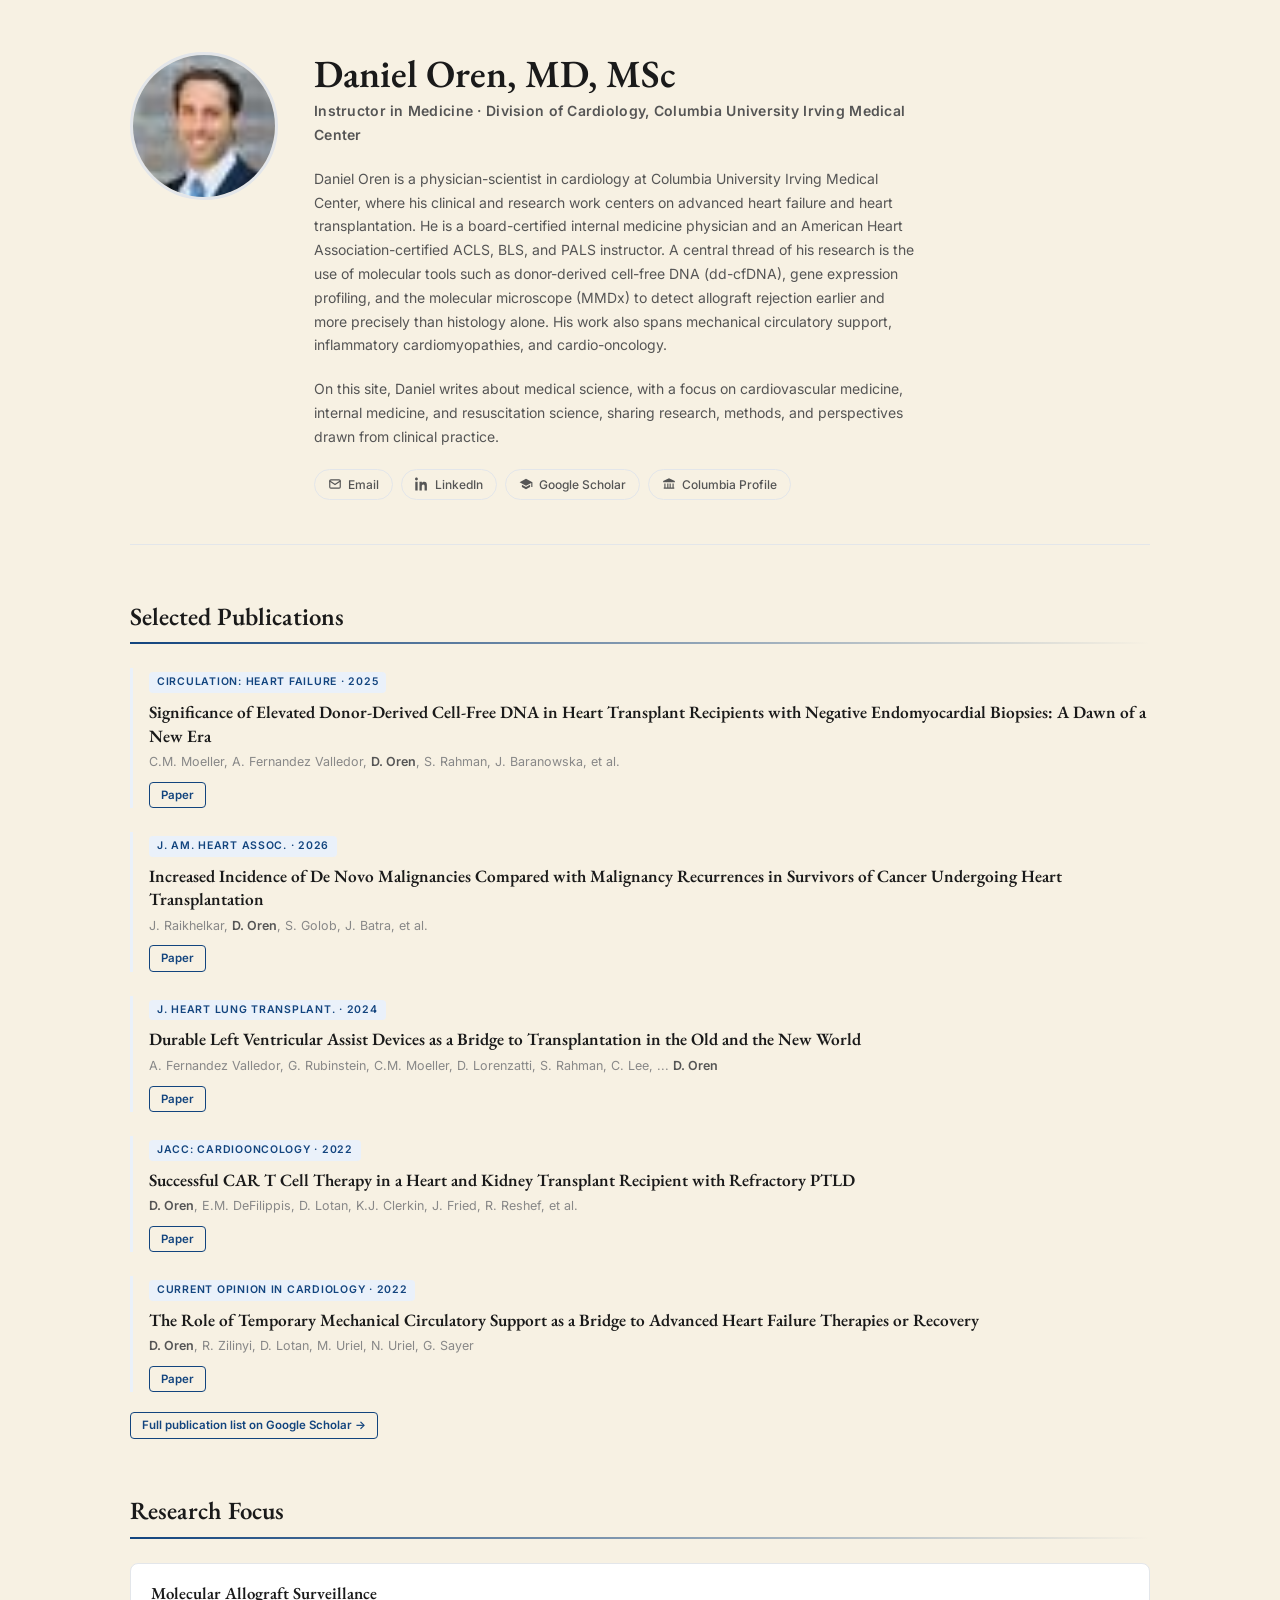
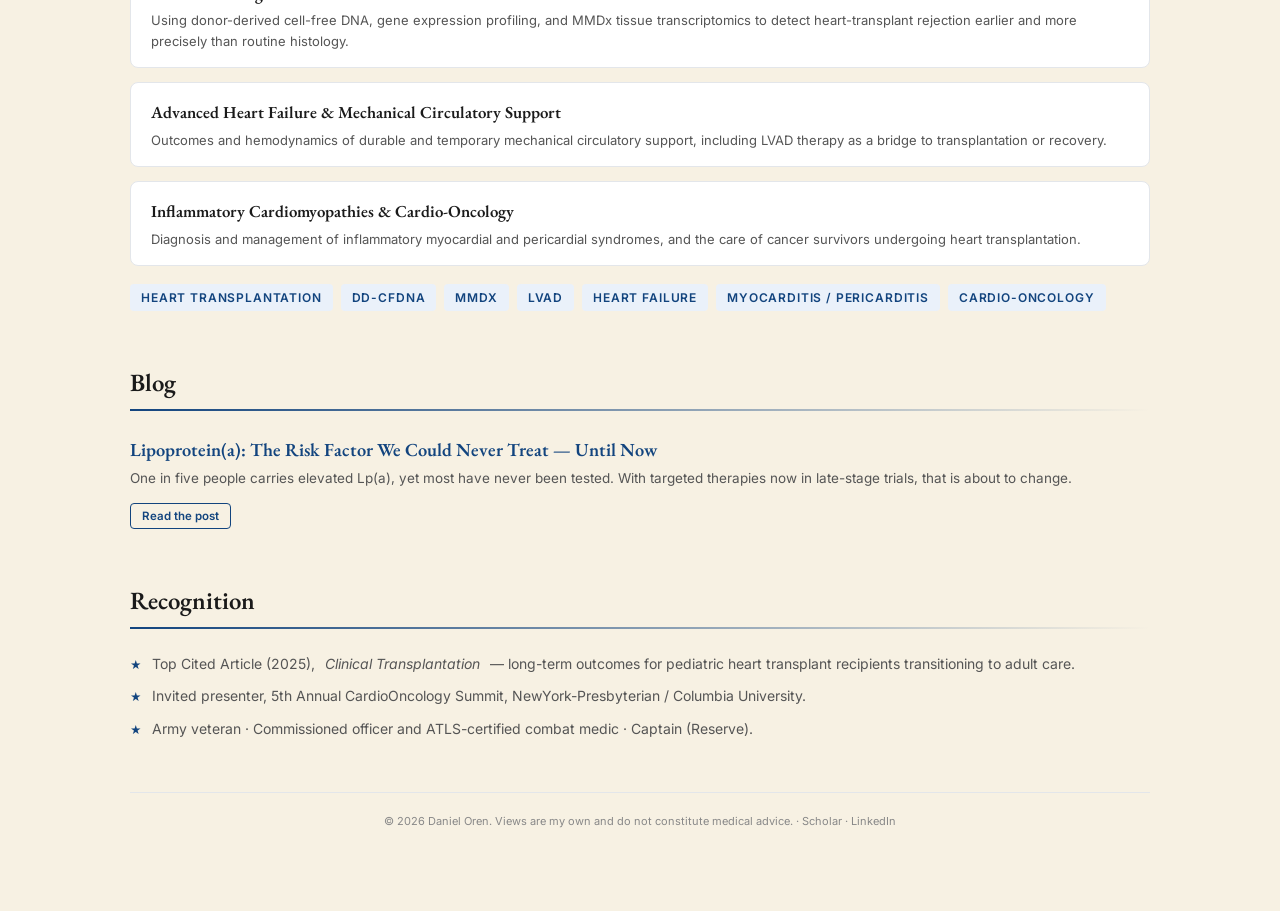
<file: index.html>
<!doctype html>
<html lang="en">
<head>
<meta charset="UTF-8">
<meta name="viewport" content="width=device-width, initial-scale=1">
<title>Daniel Oren, MD</title>
<meta name="description" content="Daniel Oren, MD — physician-scientist in cardiology at Columbia University Irving Medical Center. Advanced heart failure, heart transplantation, and molecular diagnostics. Publications and writing.">

<meta property="og:type" content="profile">
<meta property="og:title" content="Daniel Oren, MD">
<meta property="og:description" content="Physician-scientist in cardiology at Columbia University Irving Medical Center — advanced heart failure, heart transplantation, molecular diagnostics.">
<meta property="og:url" content="https://danielorenMD.github.io/">
<meta property="og:image" content="https://danielorenMD.github.io/assets/daniel-oren.jpg">
<meta property="og:image:alt" content="Daniel Oren, MD">
<meta name="twitter:card" content="summary_large_image">
<meta name="twitter:title" content="Daniel Oren, MD">
<meta name="twitter:image" content="https://danielorenMD.github.io/assets/daniel-oren.jpg">

<script type="application/ld+json">
{
  "@context": "https://schema.org",
  "@type": "Person",
  "name": "Daniel Oren",
  "url": "https://danielorenMD.github.io/",
  "image": "https://danielorenMD.github.io/assets/daniel-oren.jpg",
  "jobTitle": "Instructor in Medicine, Division of Cardiology",
  "affiliation": { "@type": "Organization", "name": "Columbia University Irving Medical Center" }
}
</script>

<link rel="icon" href="data:image/svg+xml,%3Csvg xmlns='http://www.w3.org/2000/svg' viewBox='0 0 24 24'%3E%3Crect width='24' height='24' rx='5' fill='%2312447e'/%3E%3Cpath d='M3 13h4l2-5 3 8 2-4h5' fill='none' stroke='white' stroke-width='1.8' stroke-linecap='round' stroke-linejoin='round'/%3E%3C/svg%3E">
<link href="https://fonts.googleapis.com/css2?family=EB+Garamond:ital,wght@0,400;0,600;1,400&family=Inter:wght@400;500;600&display=swap" rel="stylesheet">
<link rel="stylesheet" href="style.css">
</head>

<body>
<div class="page-wrapper">

  <!-- HEADER -->
  <header class="site-header">
    <div class="profile-photo">
      <img src="assets/daniel-oren.jpg?v=2" alt="Daniel Oren, MD">
    </div>
    <div class="profile-info">
      <h1>Daniel Oren, MD, MSc</h1>
      <p class="profile-subtitle">Instructor in Medicine &middot; Division of Cardiology, Columbia University Irving Medical Center</p>
      <p>
        Daniel Oren is a physician-scientist in cardiology at Columbia University Irving Medical Center, where his clinical and research work centers on advanced heart failure and heart transplantation. He is a board-certified internal medicine physician and an American Heart Association-certified ACLS, BLS, and PALS instructor. A central thread of his research is the use of molecular tools such as donor-derived cell-free DNA (dd-cfDNA), gene expression profiling, and the molecular microscope (MMDx) to detect allograft rejection earlier and more precisely than histology alone. His work also spans mechanical circulatory support, inflammatory cardiomyopathies, and cardio-oncology.
      </p>
      <p>
        On this site, Daniel writes about medical science, with a focus on cardiovascular medicine, internal medicine, and resuscitation science, sharing research, methods, and perspectives drawn from clinical practice.
      </p>
      <div class="social-links">
        <a href="mailto:danieloren19@gmail.com">
          <svg viewBox="0 0 24 24" fill="none" stroke="currentColor" stroke-width="2" stroke-linecap="round" stroke-linejoin="round"><rect x="3" y="5" width="18" height="14" rx="2"/><path d="m3 7 9 6 9-6"/></svg>
          Email
        </a>
        <a href="https://www.linkedin.com/in/daniel-oren-0b5b98172/" target="_blank" rel="noopener">
          <svg viewBox="0 0 24 24" fill="currentColor"><path d="M4.98 3.5C4.98 4.88 3.87 6 2.5 6S0 4.88 0 3.5 1.12 1 2.5 1s2.48 1.12 2.48 2.5zM.5 8h4V23h-4V8zm7.5 0h3.8v2.05h.05c.53-1 1.83-2.05 3.77-2.05 4.03 0 4.78 2.65 4.78 6.1V23h-4v-6.6c0-1.57-.03-3.6-2.2-3.6-2.2 0-2.54 1.72-2.54 3.49V23h-4V8z"/></svg>
          LinkedIn
        </a>
        <a href="https://scholar.google.com/citations?user=en6h8AIAAAAJ" target="_blank" rel="noopener">
          <svg viewBox="0 0 24 24" fill="currentColor"><path d="M12 3 1 9l11 6 9-4.91V17h2V9L12 3zM5 13.18v3.82L12 21l7-3.82v-3.82L12 17l-7-3.82z"/></svg>
          Google Scholar
        </a>
        <a href="https://www.columbiacardiology.org/profile/daniel-oren-md" target="_blank" rel="noopener">
          <svg viewBox="0 0 24 24" fill="currentColor"><path d="M12 2 2 7v2h20V7L12 2zM4 11v7H3v2h18v-2h-1v-7h-2v7h-3v-7h-2v7h-2v-7H9v7H6v-7H4z"/></svg>
          Columbia Profile
        </a>
      </div>
    </div>
  </header>

  <!-- PUBLICATIONS -->
  <section class="section" id="publications">
    <h2 class="section-title">Selected Publications</h2>
    <hr class="section-rule">
    <div class="pub-list">

      <div class="pub-card">
        <span class="tag">Circulation: Heart Failure &middot; 2025</span>
        <h3 class="pub-title">Significance of Elevated Donor-Derived Cell-Free DNA in Heart Transplant Recipients with Negative Endomyocardial Biopsies: A Dawn of a New Era</h3>
        <p class="pub-authors">C.M. Moeller, A. Fernandez Valledor, <b>D. Oren</b>, S. Rahman, J. Baranowska, et al.</p>
        <div class="link-row">
          <a class="link-btn" href="https://www.ahajournals.org/doi/10.1161/CIRCHEARTFAILURE.125.012787" target="_blank" rel="noopener">Paper</a>
        </div>
      </div>

      <div class="pub-card">
        <span class="tag">J. Am. Heart Assoc. &middot; 2026</span>
        <h3 class="pub-title">Increased Incidence of De Novo Malignancies Compared with Malignancy Recurrences in Survivors of Cancer Undergoing Heart Transplantation</h3>
        <p class="pub-authors">J. Raikhelkar, <b>D. Oren</b>, S. Golob, J. Batra, et al.</p>
        <div class="link-row">
          <a class="link-btn" href="https://www.ahajournals.org/doi/10.1161/JAHA.125.042779" target="_blank" rel="noopener">Paper</a>
        </div>
      </div>

      <div class="pub-card">
        <span class="tag">J. Heart Lung Transplant. &middot; 2024</span>
        <h3 class="pub-title">Durable Left Ventricular Assist Devices as a Bridge to Transplantation in the Old and the New World</h3>
        <p class="pub-authors">A. Fernandez Valledor, G. Rubinstein, C.M. Moeller, D. Lorenzatti, S. Rahman, C. Lee, ... <b>D. Oren</b></p>
        <div class="link-row">
          <a class="link-btn" href="https://www.jhltonline.org/article/S1053-2498(24)00038-X/abstract" target="_blank" rel="noopener">Paper</a>
        </div>
      </div>

      <div class="pub-card">
        <span class="tag">JACC: CardioOncology &middot; 2022</span>
        <h3 class="pub-title">Successful CAR T Cell Therapy in a Heart and Kidney Transplant Recipient with Refractory PTLD</h3>
        <p class="pub-authors"><b>D. Oren</b>, E.M. DeFilippis, D. Lotan, K.J. Clerkin, J. Fried, R. Reshef, et al.</p>
        <div class="link-row">
          <a class="link-btn" href="https://www.jacc.org/doi/10.1016/j.jaccao.2022.09.002" target="_blank" rel="noopener">Paper</a>
        </div>
      </div>

      <div class="pub-card">
        <span class="tag">Current Opinion in Cardiology &middot; 2022</span>
        <h3 class="pub-title">The Role of Temporary Mechanical Circulatory Support as a Bridge to Advanced Heart Failure Therapies or Recovery</h3>
        <p class="pub-authors"><b>D. Oren</b>, R. Zilinyi, D. Lotan, M. Uriel, N. Uriel, G. Sayer</p>
        <div class="link-row">
          <a class="link-btn" href="https://pubmed.ncbi.nlm.nih.gov/35766587/" target="_blank" rel="noopener">Paper</a>
        </div>
      </div>

    </div>
    <div class="link-row" style="margin-top:20px;">
      <a class="link-btn" href="https://scholar.google.com/citations?user=en6h8AIAAAAJ" target="_blank" rel="noopener">Full publication list on Google Scholar &rarr;</a>
    </div>
  </section>

  <!-- RESEARCH -->
  <section class="section" id="research">
    <h2 class="section-title">Research Focus</h2>
    <hr class="section-rule">
    <div class="theme-list">
      <div class="theme-card">
        <h3 class="theme-title">Molecular Allograft Surveillance</h3>
        <p class="theme-desc">Using donor-derived cell-free DNA, gene expression profiling, and MMDx tissue transcriptomics to detect heart-transplant rejection earlier and more precisely than routine histology.</p>
      </div>
      <div class="theme-card">
        <h3 class="theme-title">Advanced Heart Failure &amp; Mechanical Circulatory Support</h3>
        <p class="theme-desc">Outcomes and hemodynamics of durable and temporary mechanical circulatory support, including LVAD therapy as a bridge to transplantation or recovery.</p>
      </div>
      <div class="theme-card">
        <h3 class="theme-title">Inflammatory Cardiomyopathies &amp; Cardio-Oncology</h3>
        <p class="theme-desc">Diagnosis and management of inflammatory myocardial and pericardial syndromes, and the care of cancer survivors undergoing heart transplantation.</p>
      </div>
    </div>
    <div class="tag-cloud" style="margin-top:18px;">
      <span class="tag">Heart transplantation</span>
      <span class="tag">dd-cfDNA</span>
      <span class="tag">MMDx</span>
      <span class="tag">LVAD</span>
      <span class="tag">Heart failure</span>
      <span class="tag">Myocarditis / pericarditis</span>
      <span class="tag">Cardio-oncology</span>
    </div>
  </section>

  <!-- BLOG -->
  <section class="section" id="blog">
    <h2 class="section-title">Blog</h2>
    <hr class="section-rule">
    <h3 class="blog-title">
      <a href="posts/2026-07-22-lipoprotein-a.html">Lipoprotein(a): The Risk Factor We Could Never Treat &mdash; Until Now</a>
    </h3>
    <p class="blog-desc">
      One in five people carries elevated Lp(a), yet most have never been tested. With targeted therapies now in late-stage trials, that is about to change.
    </p>
    <div class="link-row">
      <a class="link-btn" href="posts/2026-07-22-lipoprotein-a.html">Read the post</a>
    </div>
  </section>

  <!-- RECOGNITION -->
  <section class="section" id="recognition">
    <h2 class="section-title">Recognition</h2>
    <hr class="section-rule">
    <ul class="awards-list">
      <li>Top Cited Article (2025), <em>Clinical Transplantation</em> &mdash; long-term outcomes for pediatric heart transplant recipients transitioning to adult care.</li>
      <li>Invited presenter, 5th Annual CardioOncology Summit, NewYork-Presbyterian / Columbia University.</li>
      <li>Army veteran &middot; Commissioned officer and ATLS-certified combat medic &middot; Captain (Reserve).</li>
    </ul>
  </section>

  <footer class="site-footer">
    <p>&copy; 2026 Daniel Oren. Views are my own and do not constitute medical advice. &middot;
      <a href="https://scholar.google.com/citations?user=en6h8AIAAAAJ" target="_blank" rel="noopener">Scholar</a> &middot;
      <a href="https://www.linkedin.com/in/daniel-oren-0b5b98172/" target="_blank" rel="noopener">LinkedIn</a>
    </p>
  </footer>

</div>
</body>
</html>
</file>
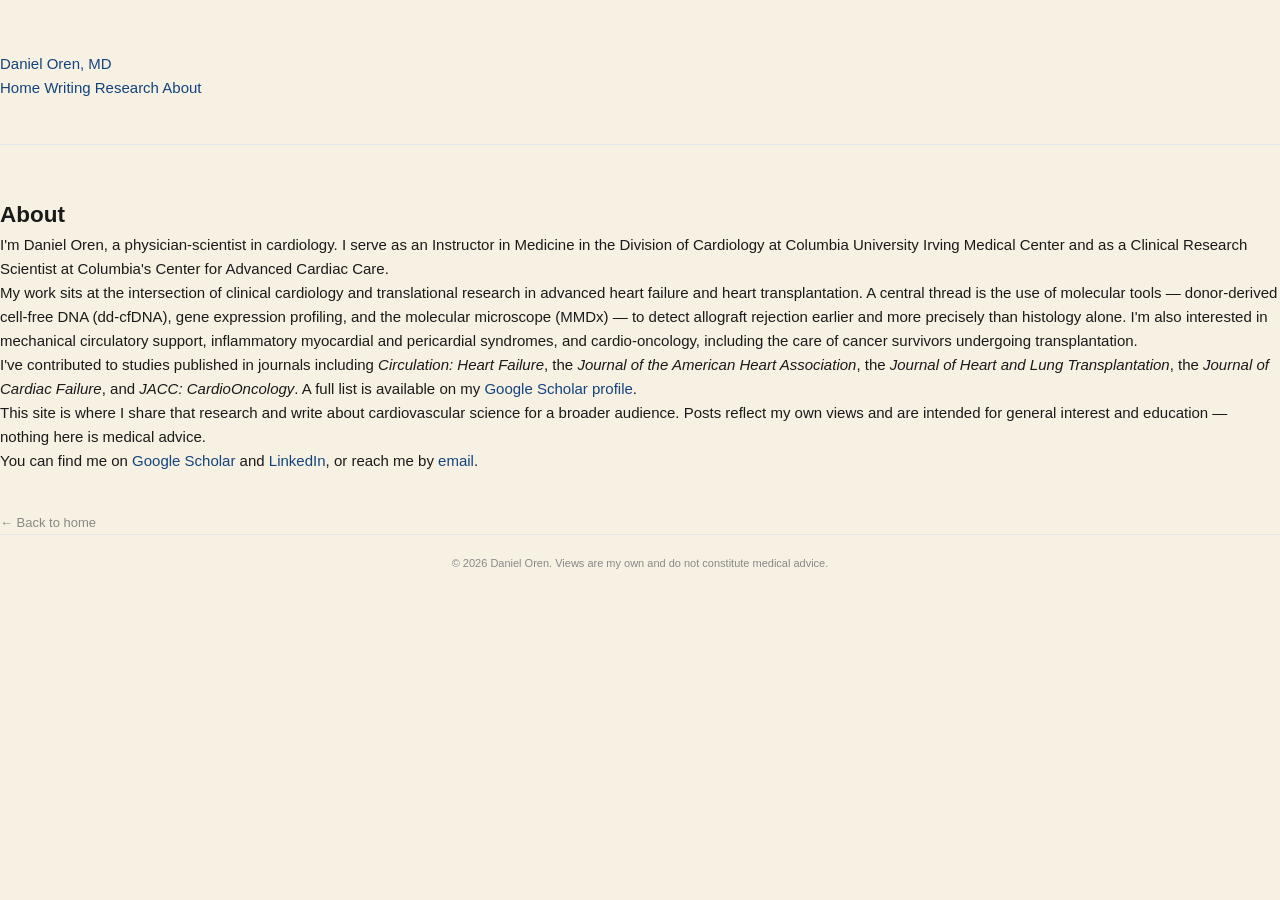
<file: about.html>
<!DOCTYPE html>
<html lang="en">
<head>
  <meta charset="UTF-8">
  <meta name="viewport" content="width=device-width, initial-scale=1.0">
  <title>About — Daniel Oren, MD</title>
  <meta name="description" content="About Daniel Oren, MD — physician-scientist in cardiology at Columbia University Irving Medical Center.">
  <link rel="stylesheet" href="style.css">
</head>
<body>

  <header class="site-header">
    <div class="header-inner">
      <div class="site-title"><a href="index.html">Daniel Oren, MD</a></div>
      <nav class="site-nav">
        <a href="index.html">Home</a>
        <a href="index.html#writing">Writing</a>
        <a href="index.html#research">Research</a>
        <a href="about.html">About</a>
      </nav>
    </div>
  </header>

  <div class="container">
    <section class="hero" style="border-top:none;">
      <h1>About</h1>
    </section>

    <section class="about-body" style="border-bottom:none;">
      <p>I'm Daniel Oren, a physician-scientist in cardiology. I serve as an Instructor in Medicine in the Division of Cardiology at Columbia University Irving Medical Center and as a Clinical Research Scientist at Columbia's Center for Advanced Cardiac Care.</p>

      <p>My work sits at the intersection of clinical cardiology and translational research in advanced heart failure and heart transplantation. A central thread is the use of molecular tools — donor-derived cell-free DNA (dd-cfDNA), gene expression profiling, and the molecular microscope (MMDx) — to detect allograft rejection earlier and more precisely than histology alone. I'm also interested in mechanical circulatory support, inflammatory myocardial and pericardial syndromes, and cardio-oncology, including the care of cancer survivors undergoing transplantation.</p>

      <p>I've contributed to studies published in journals including <em>Circulation: Heart Failure</em>, the <em>Journal of the American Heart Association</em>, the <em>Journal of Heart and Lung Transplantation</em>, the <em>Journal of Cardiac Failure</em>, and <em>JACC: CardioOncology</em>. A full list is available on my <a href="https://scholar.google.com/citations?user=en6h8AIAAAAJ" target="_blank" rel="noopener">Google Scholar profile</a>.</p>

      <p>This site is where I share that research and write about cardiovascular science for a broader audience. Posts reflect my own views and are intended for general interest and education — nothing here is medical advice.</p>

      <p>You can find me on <a href="https://scholar.google.com/citations?user=en6h8AIAAAAJ" target="_blank" rel="noopener">Google Scholar</a> and <a href="https://www.linkedin.com/in/daniel-oren-0b5b98172/" target="_blank" rel="noopener">LinkedIn</a>, or reach me by <a href="mailto:danieloren19@gmail.com">email</a>.</p>

      <a class="back-link" href="index.html">&larr; Back to home</a>
    </section>
  </div>

  <div class="container">
    <footer class="site-footer">
      <p>&copy; 2026 Daniel Oren. Views are my own and do not constitute medical advice.</p>
    </footer>
  </div>

</body>
</html>
</file>
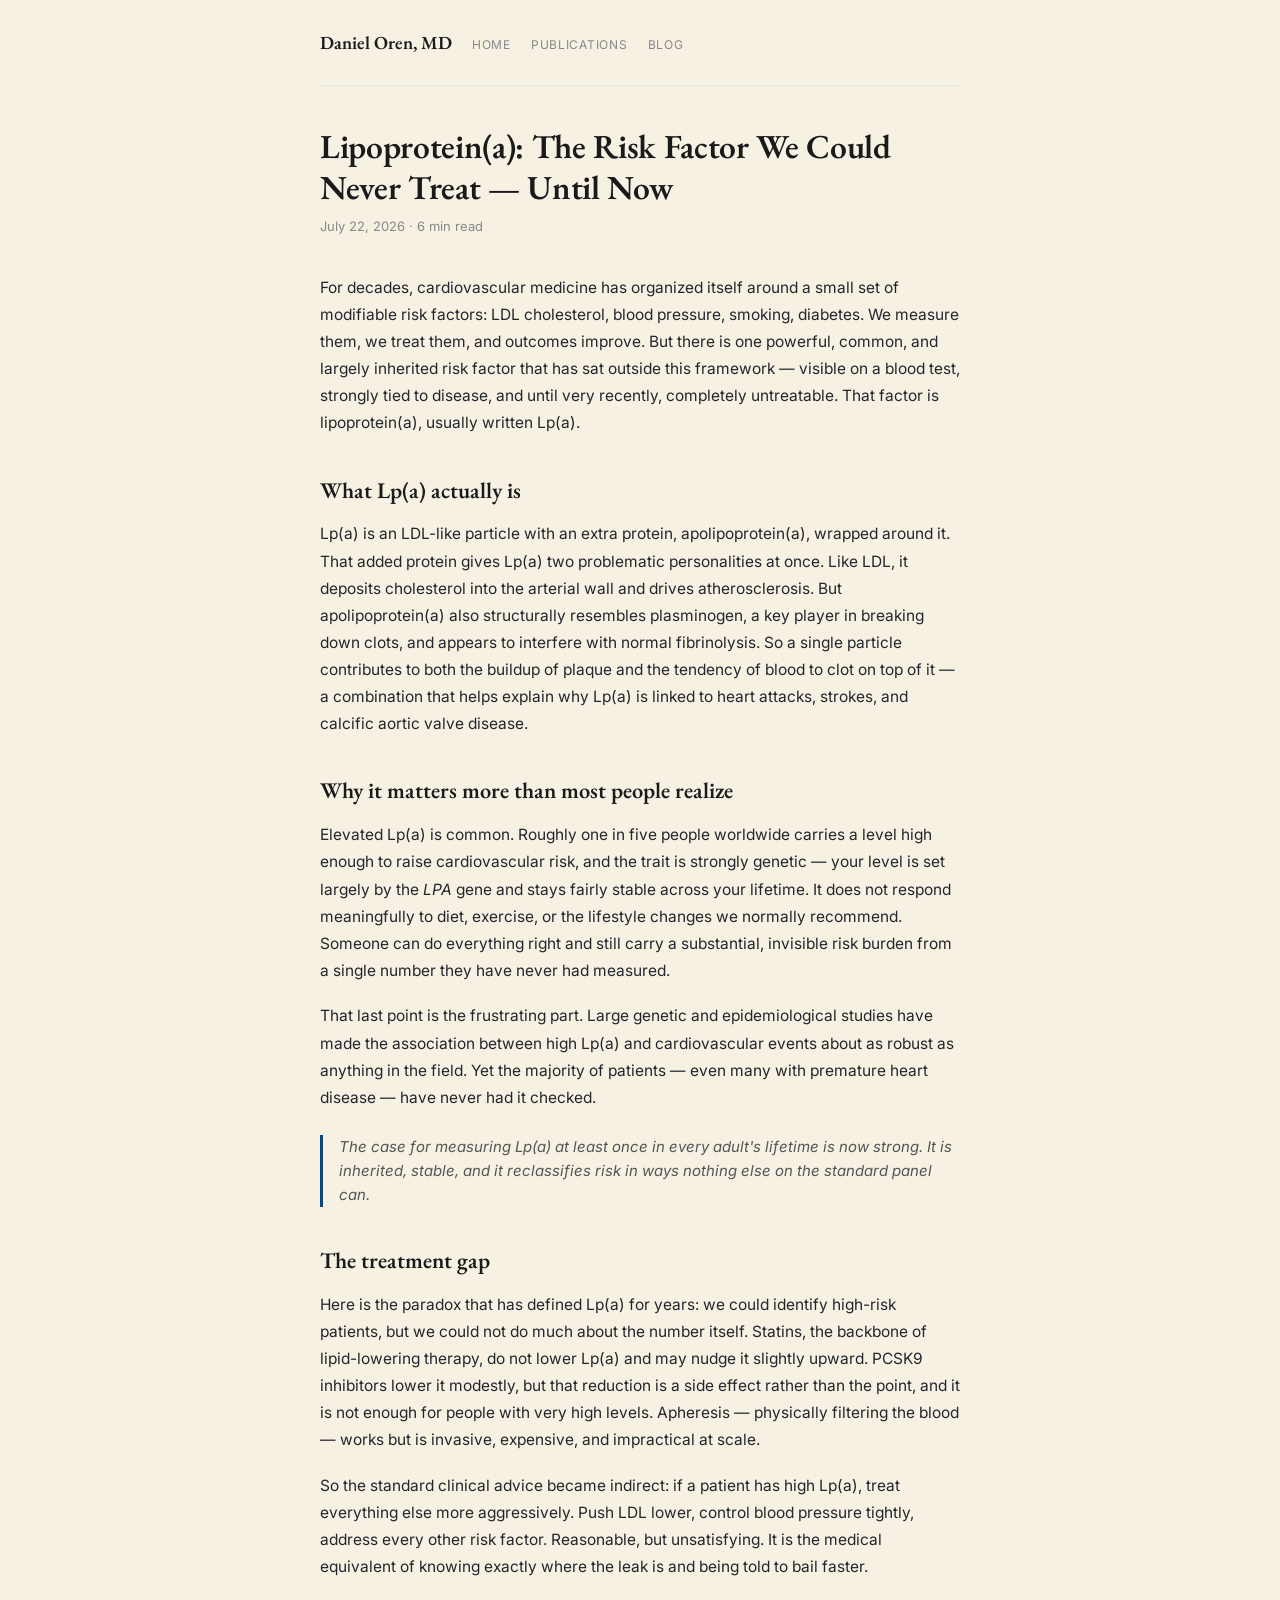
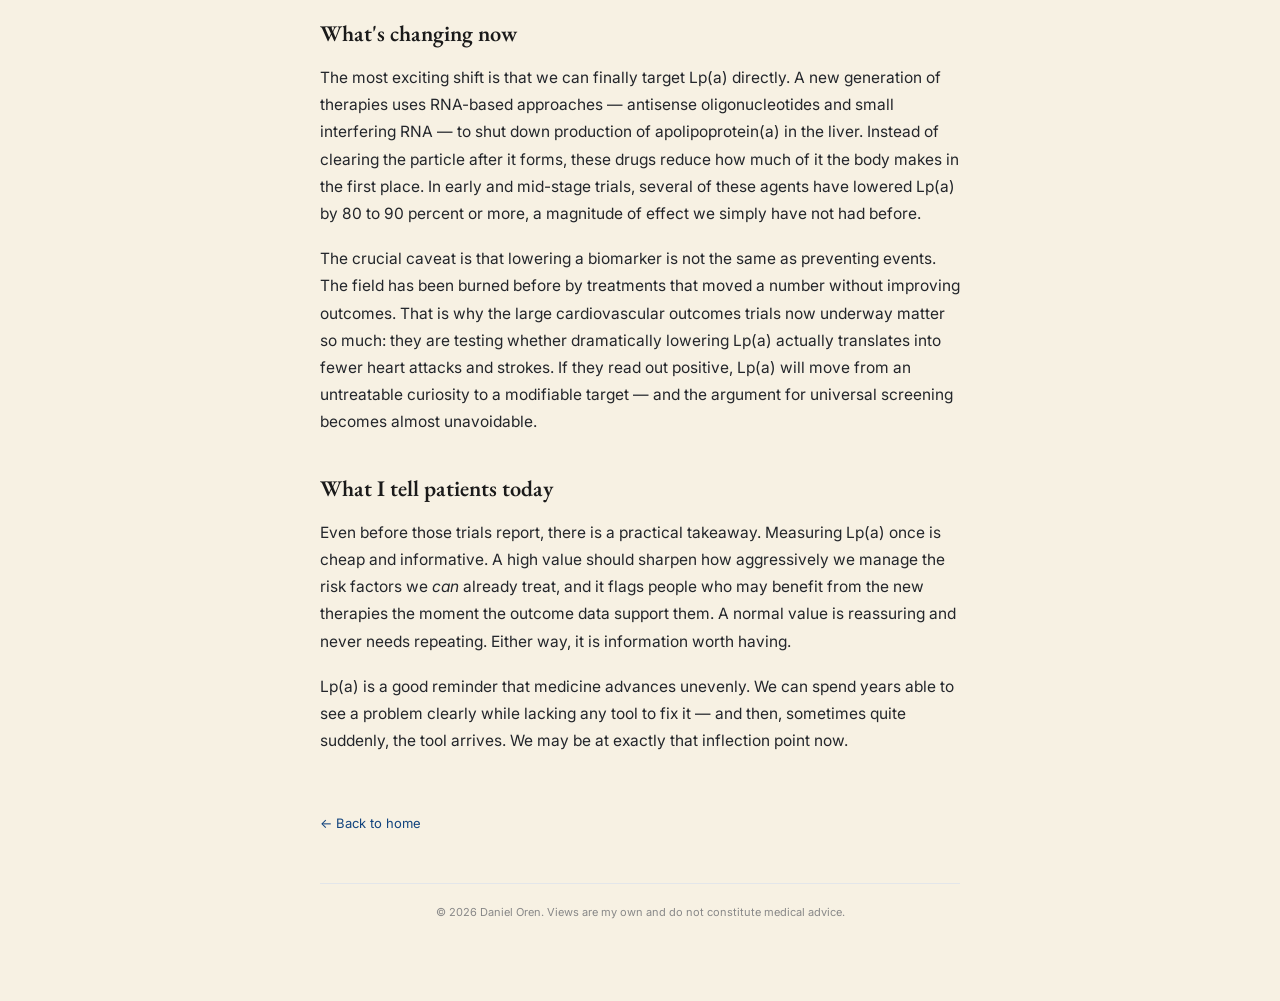
<file: posts/2026-07-22-lipoprotein-a.html>
<!DOCTYPE html>
<html lang="en">
<head>
  <meta charset="UTF-8">
  <meta name="viewport" content="width=device-width, initial-scale=1.0">
  <title>Lipoprotein(a): The Risk Factor We Could Never Treat — Until Now — Daniel Oren</title>
  <meta name="description" content="An overview of lipoprotein(a), why it matters for cardiovascular risk, and the emerging therapies that may finally let us lower it.">
  <link href="https://fonts.googleapis.com/css2?family=EB+Garamond:ital,wght@0,400;0,600;1,400&family=Inter:wght@400;500;600&display=swap" rel="stylesheet">
  <link rel="stylesheet" href="../style.css">
</head>
<body>

  <div class="article-wrap">
    <nav class="post-nav">
      <span class="brand"><a href="../index.html" style="color:inherit;">Daniel Oren, MD</a></span>
      <a class="navlink" href="../index.html">Home</a>
      <a class="navlink" href="../index.html#publications">Publications</a>
      <a class="navlink" href="../index.html#blog">Blog</a>
    </nav>
    <main>
      <article class="post">
        <h1>Lipoprotein(a): The Risk Factor We Could Never Treat — Until Now</h1>
        <p class="post-meta">July 22, 2026 &middot; 6 min read</p>

        <p>For decades, cardiovascular medicine has organized itself around a small set of modifiable risk factors: LDL cholesterol, blood pressure, smoking, diabetes. We measure them, we treat them, and outcomes improve. But there is one powerful, common, and largely inherited risk factor that has sat outside this framework — visible on a blood test, strongly tied to disease, and until very recently, completely untreatable. That factor is lipoprotein(a), usually written Lp(a).</p>

        <h2>What Lp(a) actually is</h2>
        <p>Lp(a) is an LDL-like particle with an extra protein, apolipoprotein(a), wrapped around it. That added protein gives Lp(a) two problematic personalities at once. Like LDL, it deposits cholesterol into the arterial wall and drives atherosclerosis. But apolipoprotein(a) also structurally resembles plasminogen, a key player in breaking down clots, and appears to interfere with normal fibrinolysis. So a single particle contributes to both the buildup of plaque and the tendency of blood to clot on top of it — a combination that helps explain why Lp(a) is linked to heart attacks, strokes, and calcific aortic valve disease.</p>

        <h2>Why it matters more than most people realize</h2>
        <p>Elevated Lp(a) is common. Roughly one in five people worldwide carries a level high enough to raise cardiovascular risk, and the trait is strongly genetic — your level is set largely by the <em>LPA</em> gene and stays fairly stable across your lifetime. It does not respond meaningfully to diet, exercise, or the lifestyle changes we normally recommend. Someone can do everything right and still carry a substantial, invisible risk burden from a single number they have never had measured.</p>

        <p>That last point is the frustrating part. Large genetic and epidemiological studies have made the association between high Lp(a) and cardiovascular events about as robust as anything in the field. Yet the majority of patients — even many with premature heart disease — have never had it checked.</p>

        <blockquote>The case for measuring Lp(a) at least once in every adult's lifetime is now strong. It is inherited, stable, and it reclassifies risk in ways nothing else on the standard panel can.</blockquote>

        <h2>The treatment gap</h2>
        <p>Here is the paradox that has defined Lp(a) for years: we could identify high-risk patients, but we could not do much about the number itself. Statins, the backbone of lipid-lowering therapy, do not lower Lp(a) and may nudge it slightly upward. PCSK9 inhibitors lower it modestly, but that reduction is a side effect rather than the point, and it is not enough for people with very high levels. Apheresis — physically filtering the blood — works but is invasive, expensive, and impractical at scale.</p>

        <p>So the standard clinical advice became indirect: if a patient has high Lp(a), treat everything else more aggressively. Push LDL lower, control blood pressure tightly, address every other risk factor. Reasonable, but unsatisfying. It is the medical equivalent of knowing exactly where the leak is and being told to bail faster.</p>

        <h2>What's changing now</h2>
        <p>The most exciting shift is that we can finally target Lp(a) directly. A new generation of therapies uses RNA-based approaches — antisense oligonucleotides and small interfering RNA — to shut down production of apolipoprotein(a) in the liver. Instead of clearing the particle after it forms, these drugs reduce how much of it the body makes in the first place. In early and mid-stage trials, several of these agents have lowered Lp(a) by 80 to 90 percent or more, a magnitude of effect we simply have not had before.</p>

        <p>The crucial caveat is that lowering a biomarker is not the same as preventing events. The field has been burned before by treatments that moved a number without improving outcomes. That is why the large cardiovascular outcomes trials now underway matter so much: they are testing whether dramatically lowering Lp(a) actually translates into fewer heart attacks and strokes. If they read out positive, Lp(a) will move from an untreatable curiosity to a modifiable target — and the argument for universal screening becomes almost unavoidable.</p>

        <h2>What I tell patients today</h2>
        <p>Even before those trials report, there is a practical takeaway. Measuring Lp(a) once is cheap and informative. A high value should sharpen how aggressively we manage the risk factors we <em>can</em> already treat, and it flags people who may benefit from the new therapies the moment the outcome data support them. A normal value is reassuring and never needs repeating. Either way, it is information worth having.</p>

        <p>Lp(a) is a good reminder that medicine advances unevenly. We can spend years able to see a problem clearly while lacking any tool to fix it — and then, sometimes quite suddenly, the tool arrives. We may be at exactly that inflection point now.</p>

        <a class="back-link" href="../index.html">&larr; Back to home</a>
      </article>
    </main>

    <footer class="site-footer" style="margin-top:48px;">
      <p>&copy; 2026 Daniel Oren. Views are my own and do not constitute medical advice.</p>
    </footer>

  </div>
</body>
</html>
</file>
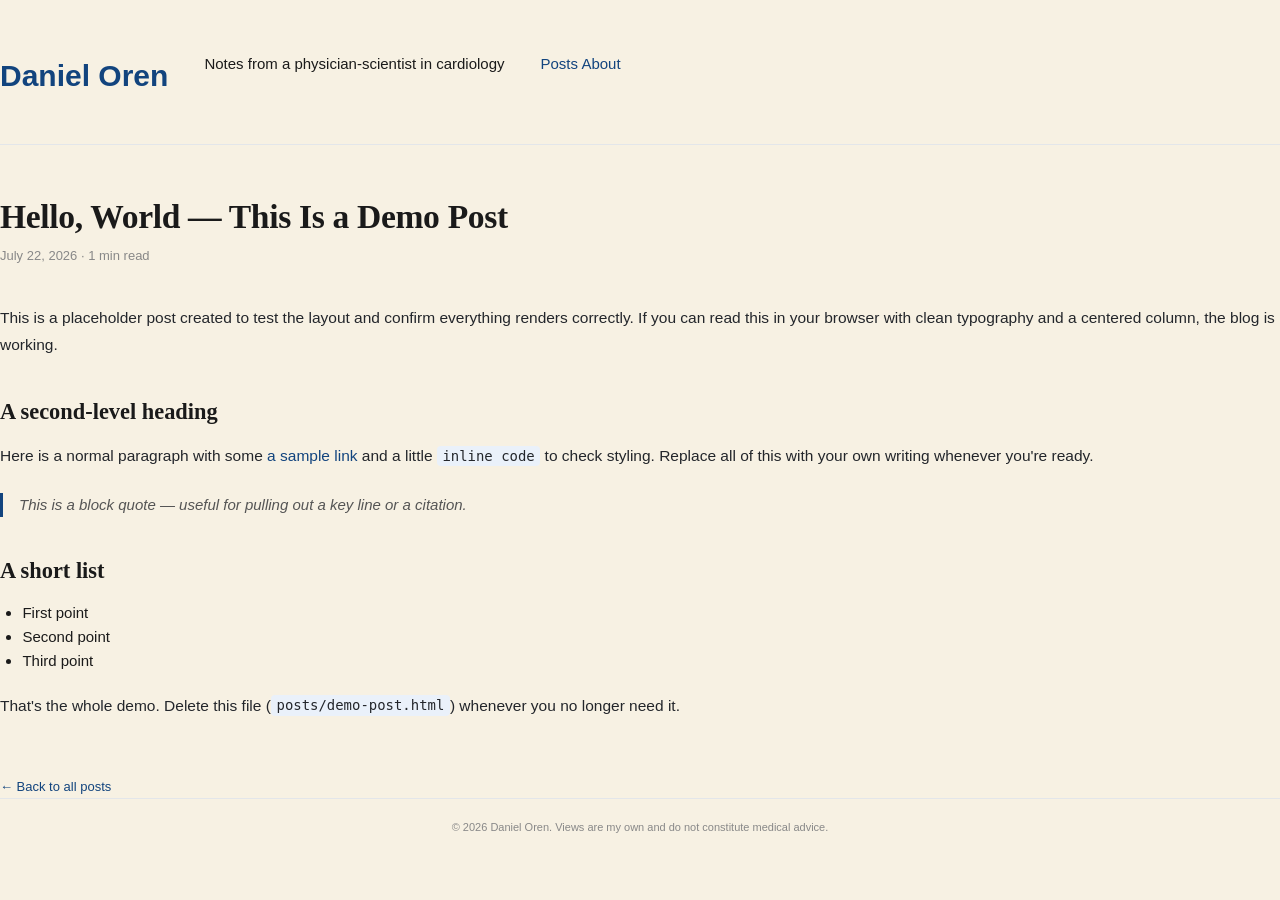
<file: posts/demo-post.html>
<!DOCTYPE html>
<html lang="en">
<head>
  <meta charset="UTF-8">
  <meta name="viewport" content="width=device-width, initial-scale=1.0">
  <title>Hello, World — Demo Post — Daniel Oren</title>
  <link rel="stylesheet" href="../style.css">
</head>
<body>
  <div class="container">

    <header class="site-header">
      <h1 class="site-title"><a href="../index.html">Daniel Oren</a></h1>
      <p class="site-tagline">Notes from a physician-scientist in cardiology</p>
      <nav class="site-nav">
        <a href="../index.html">Posts</a>
        <a href="../about.html">About</a>
      </nav>
    </header>

    <main>
      <article class="post">
        <h1>Hello, World — This Is a Demo Post</h1>
        <p class="post-meta">July 22, 2026 &middot; 1 min read</p>

        <p>This is a placeholder post created to test the layout and confirm everything renders correctly. If you can read this in your browser with clean typography and a centered column, the blog is working.</p>

        <h2>A second-level heading</h2>
        <p>Here is a normal paragraph with some <a href="#">a sample link</a> and a little <code>inline code</code> to check styling. Replace all of this with your own writing whenever you're ready.</p>

        <blockquote>This is a block quote — useful for pulling out a key line or a citation.</blockquote>

        <h2>A short list</h2>
        <ul>
          <li>First point</li>
          <li>Second point</li>
          <li>Third point</li>
        </ul>

        <p>That's the whole demo. Delete this file (<code>posts/demo-post.html</code>) whenever you no longer need it.</p>

        <a class="back-link" href="../index.html">&larr; Back to all posts</a>
      </article>
    </main>

    <footer class="site-footer">
      <p>&copy; 2026 Daniel Oren. Views are my own and do not constitute medical advice.</p>
    </footer>

  </div>
</body>
</html>
</file>
<file: style.css>
/* Daniel Oren, MD — personal site + blog
   Layout adapted from a clean academic portfolio template, blue theme. */

*, *::before, *::after { box-sizing: border-box; margin: 0; padding: 0; }

:root {
  --blue: #12447e;          /* deep academic blue accent */
  --blue-light: #eaf1fa;    /* soft blue wash */
  --text: #1a1a1a;
  --text-secondary: #555;
  --text-muted: #888;
  --border: #e3e6ea;
  --bg: #f7f1e3;            /* warm cream page background */
  --white: #ffffff;
  --radius: 8px;
  --shadow-hover: 0 6px 24px rgba(18,68,126,0.13);
}

html { scroll-behavior: smooth; }

body {
  font-family: 'Inter', -apple-system, BlinkMacSystemFont, sans-serif;
  background: var(--bg);
  color: var(--text);
  line-height: 1.6;
  font-size: 15px;
}

a { color: var(--blue); text-decoration: none; }
a:hover { text-decoration: underline; }

.page-wrapper { max-width: 1100px; margin: 0 auto; padding: 0 40px 80px; }

/* ---------- HEADER ---------- */
.site-header {
  display: flex;
  align-items: flex-start;
  gap: 36px;
  padding: 52px 0 44px;
  border-bottom: 1px solid var(--border);
  margin-bottom: 52px;
}
.profile-photo img {
  width: 148px; height: 148px;
  border-radius: 50%;
  object-fit: cover;
  object-position: center top;
  border: 3px solid var(--border);
  display: block;
}
.profile-info { flex: 1; }
.profile-info h1 {
  font-family: 'EB Garamond', Georgia, serif;
  font-size: 2.4rem; font-weight: 600;
  color: var(--text); line-height: 1.1; margin-bottom: 5px;
}
.profile-subtitle {
  font-size: 13px; color: var(--blue);
  font-weight: 600; letter-spacing: 0.02em; margin-bottom: 14px;
}
.profile-info p { font-size: 14px; color: var(--text-secondary); line-height: 1.7; max-width: 600px; margin-bottom: 20px; }

.social-links { display: flex; gap: 8px; flex-wrap: wrap; }
.social-links a {
  display: flex; align-items: center; gap: 6px;
  font-size: 12px; font-weight: 500; color: var(--text-secondary);
  border: 1px solid var(--border); border-radius: 20px; padding: 5px 13px;
  transition: border-color 0.15s, color 0.15s, background 0.15s;
}
.social-links a:hover { border-color: var(--blue); color: var(--blue); background: var(--blue-light); text-decoration: none; }
.social-links svg { width: 14px; height: 14px; flex-shrink: 0; }
.service-line { margin-top: 14px; font-size: 11.5px; color: var(--text-muted); letter-spacing: 0.02em; }

/* ---------- SECTIONS ---------- */
.section { margin-bottom: 52px; }
.section-title {
  font-family: 'EB Garamond', Georgia, serif;
  font-size: 1.55rem; font-weight: 600; color: var(--text); margin-bottom: 6px;
}
.section-rule {
  height: 2px; border: none;
  background: linear-gradient(to right, var(--blue), transparent);
  margin-bottom: 24px;
}

/* ---------- LINK BUTTONS ---------- */
.link-row { display: flex; gap: 7px; flex-wrap: wrap; }
.link-btn {
  font-size: 11.5px; font-weight: 600; color: var(--blue);
  border: 1px solid var(--blue); border-radius: 4px; padding: 3px 11px;
  transition: background 0.15s, color 0.15s; display: inline-block;
}
.link-btn:hover { background: var(--blue); color: var(--white); text-decoration: none; }

/* ---------- TAG PILLS ---------- */
.tag {
  display: inline-block; font-size: 10.5px; font-weight: 600;
  letter-spacing: 0.07em; text-transform: uppercase; color: var(--blue);
  background: var(--blue-light); border-radius: 4px; padding: 2px 8px; margin-bottom: 8px;
}

/* ---------- PUBLICATIONS ---------- */
.pub-list { display: flex; flex-direction: column; gap: 24px; }
.pub-card { padding-left: 16px; border-left: 3px solid var(--blue-light); }
.pub-title {
  font-family: 'EB Garamond', Georgia, serif;
  font-size: 1.08rem; font-weight: 600; color: var(--text);
  line-height: 1.35; margin-bottom: 5px;
}
.pub-authors { font-size: 12.5px; color: var(--text-muted); margin-bottom: 10px; line-height: 1.5; }
.pub-authors b { color: var(--text-secondary); font-weight: 600; }

/* ---------- RESEARCH / THEME CARDS ---------- */
.theme-list { display: flex; flex-direction: column; gap: 14px; }
.theme-card {
  background: var(--white); border: 1px solid var(--border);
  border-radius: var(--radius); padding: 16px 20px;
  transition: box-shadow 0.2s, transform 0.2s;
}
.theme-card:hover { box-shadow: var(--shadow-hover); transform: translateY(-2px); }
.theme-title {
  font-family: 'EB Garamond', Georgia, serif;
  font-size: 1.05rem; font-weight: 600; color: var(--text); margin-bottom: 4px;
}
.theme-desc { font-size: 13px; color: var(--text-secondary); line-height: 1.55; }

.tag-cloud { display: flex; flex-wrap: wrap; gap: 8px; }
.tag-cloud .tag { margin-bottom: 0; font-size: 12px; padding: 4px 11px; }

/* ---------- BLOG list snippet on home ---------- */
.blog-title { font-family: 'EB Garamond', Georgia, serif; font-size: 1.15rem; font-weight: 600; margin-bottom: 4px; }
.blog-desc { font-size: 13.5px; color: var(--text-secondary); line-height: 1.55; margin-bottom: 14px; }

/* ---------- AWARDS ---------- */
.awards-list { list-style: none; display: flex; flex-direction: column; gap: 10px; }
.awards-list li { display: flex; align-items: flex-start; gap: 10px; font-size: 14px; color: var(--text-secondary); }
.awards-list li::before { content: "\2605"; color: var(--blue); font-size: 11px; margin-top: 4px; flex-shrink: 0; }

/* ---------- FOOTER ---------- */
footer.site-footer {
  border-top: 1px solid var(--border); padding-top: 20px;
  text-align: center; font-size: 11px; color: var(--text-muted);
}
footer.site-footer a { color: var(--text-muted); }
footer.site-footer a:hover { color: var(--blue); }

/* ---------- ARTICLE (blog post) ---------- */
.article-wrap { max-width: 720px; margin: 0 auto; padding: 0 40px 80px; }
.post-nav { padding: 28px 0; border-bottom: 1px solid var(--border); margin-bottom: 40px; display: flex; gap: 20px; align-items: baseline; }
.post-nav .brand { font-family: 'EB Garamond', Georgia, serif; font-weight: 600; font-size: 1.15rem; color: var(--text); }
.post-nav a.navlink { font-size: 12px; text-transform: uppercase; letter-spacing: 0.06em; color: var(--text-muted); }
.post-nav a.navlink:hover { color: var(--blue); text-decoration: none; }

article.post h1 {
  font-family: 'EB Garamond', Georgia, serif;
  font-size: 2.1rem; font-weight: 600; letter-spacing: -0.01em;
  line-height: 1.2; margin-bottom: 0.5rem; color: var(--text);
}
article.post .post-meta { color: var(--text-muted); font-size: 13px; margin-bottom: 2.25rem; }
article.post h2 {
  font-family: 'EB Garamond', Georgia, serif;
  font-size: 1.4rem; font-weight: 600; margin: 2.25rem 0 0.75rem; color: var(--text);
}
article.post p { margin-bottom: 1.15rem; font-size: 15.5px; color: #23262b; line-height: 1.75; }
article.post blockquote {
  border-left: 3px solid var(--blue); padding-left: 1rem;
  color: var(--text-secondary); font-style: italic; margin: 1.5rem 0;
}
article.post ul, article.post ol { margin: 0 0 1.15rem 1.4rem; }
article.post code { background: var(--blue-light); padding: 0.15em 0.4em; border-radius: 4px; font-size: 0.9em; }
article.post a { color: var(--blue); }
.back-link { display: inline-block; margin-top: 2.5rem; color: var(--text-muted); font-size: 13px; }
.back-link:hover { color: var(--blue); }

/* ---------- RESPONSIVE ---------- */
@media (max-width: 600px) {
  .page-wrapper { padding: 0 22px 60px; }
  .site-header { flex-direction: column; align-items: center; text-align: center; }
  .social-links { justify-content: center; }
  .profile-info p { text-align: left; }
  .article-wrap { padding: 0 22px 60px; }
  article.post h1 { font-size: 1.7rem; }
}
</file>
